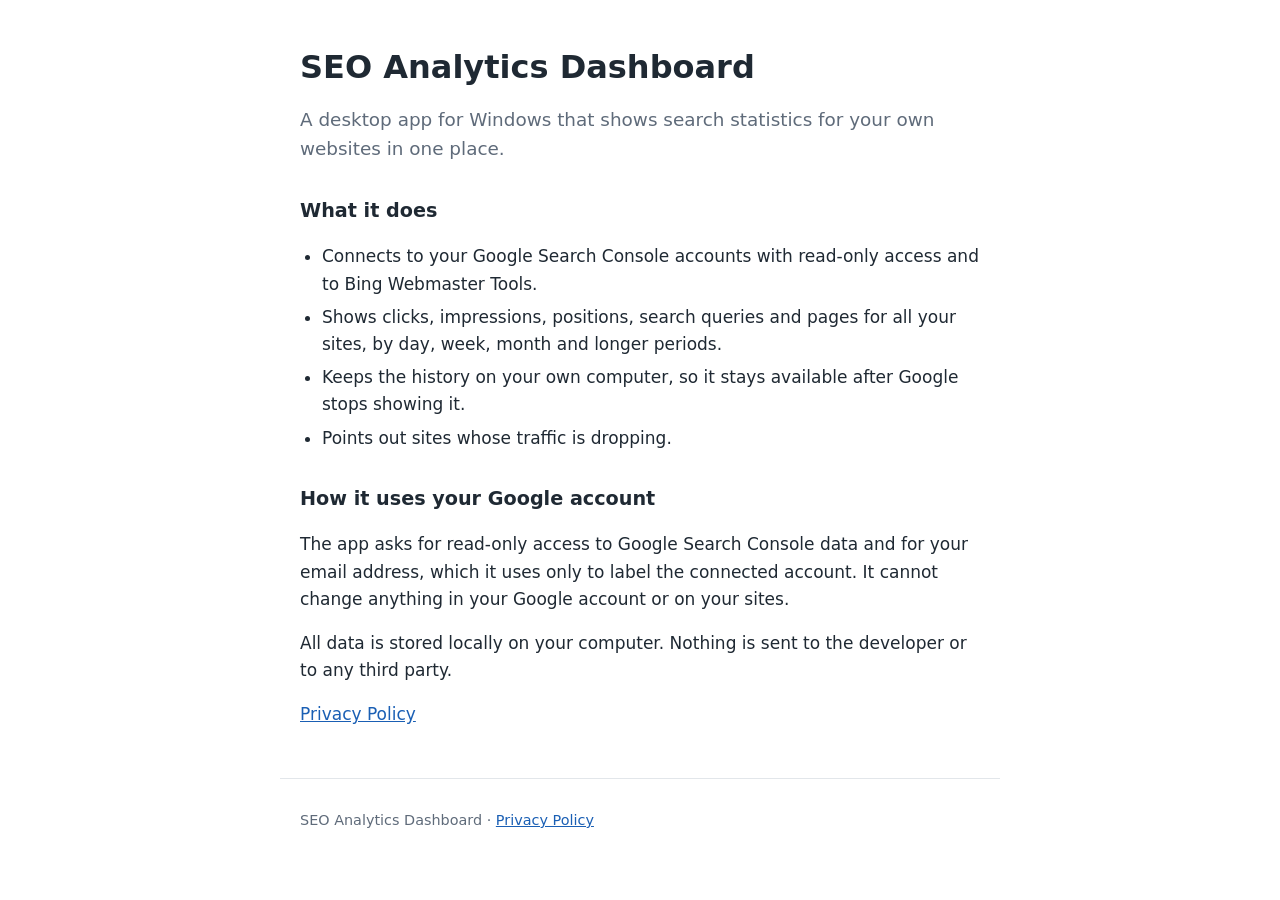
<file: index.html>
<!DOCTYPE html>
<html lang="en">
<head>
<meta charset="utf-8">
<meta name="viewport" content="width=device-width, initial-scale=1">
<title>SEO Analytics Dashboard</title>
<meta name="description" content="SEO Analytics Dashboard is a desktop app that shows Google Search Console and Bing Webmaster statistics for your own websites in one place.">
<link rel="stylesheet" href="style.css">
</head>
<body>
<main>
  <h1>SEO Analytics Dashboard</h1>
  <p class="lead">A desktop app for Windows that shows search statistics for your own websites in one place.</p>

  <h2>What it does</h2>
  <ul>
    <li>Connects to your Google Search Console accounts with read-only access and to Bing Webmaster Tools.</li>
    <li>Shows clicks, impressions, positions, search queries and pages for all your sites, by day, week, month and longer periods.</li>
    <li>Keeps the history on your own computer, so it stays available after Google stops showing it.</li>
    <li>Points out sites whose traffic is dropping.</li>
  </ul>

  <h2>How it uses your Google account</h2>
  <p>The app asks for read-only access to Google Search Console data and for your email address, which it uses only to label the connected account. It cannot change anything in your Google account or on your sites.</p>
  <p>All data is stored locally on your computer. Nothing is sent to the developer or to any third party.</p>

  <p><a href="privacy.html">Privacy Policy</a></p>
</main>
<footer>
  <p>SEO Analytics Dashboard &middot; <a href="privacy.html">Privacy Policy</a></p>
</footer>
</body>
</html>
</file>
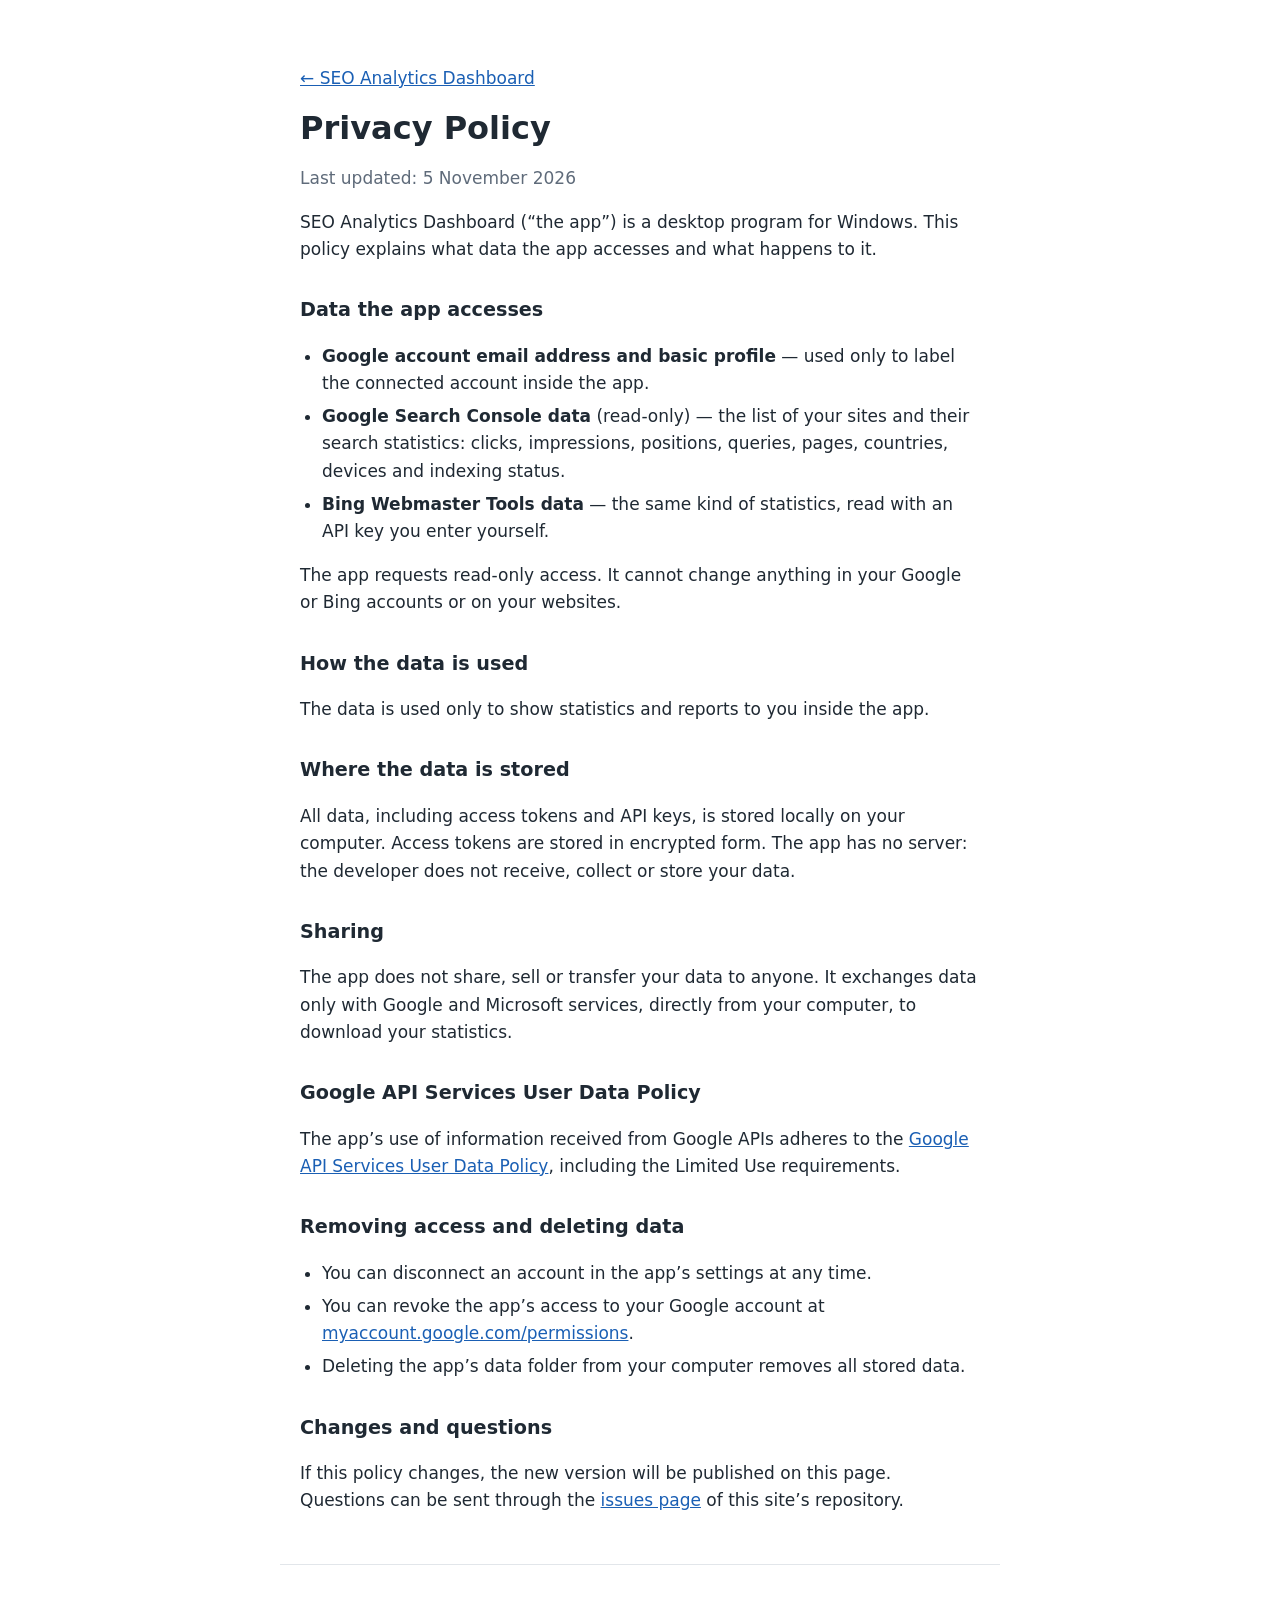
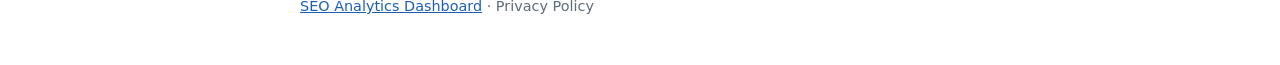
<file: privacy.html>
<!DOCTYPE html>
<html lang="en">
<head>
<meta charset="utf-8">
<meta name="viewport" content="width=device-width, initial-scale=1">
<title>Privacy Policy — SEO Analytics Dashboard</title>
<meta name="description" content="Privacy Policy of the SEO Analytics Dashboard desktop app.">
<link rel="stylesheet" href="style.css">
</head>
<body>
<main>
  <p><a href="./">&larr; SEO Analytics Dashboard</a></p>
  <h1>Privacy Policy</h1>
  <p class="muted">Last updated: 5 November 2026</p>

  <p>SEO Analytics Dashboard (&ldquo;the app&rdquo;) is a desktop program for Windows. This policy explains what data the app accesses and what happens to it.</p>

  <h2>Data the app accesses</h2>
  <ul>
    <li><strong>Google account email address and basic profile</strong> &mdash; used only to label the connected account inside the app.</li>
    <li><strong>Google Search Console data</strong> (read-only) &mdash; the list of your sites and their search statistics: clicks, impressions, positions, queries, pages, countries, devices and indexing status.</li>
    <li><strong>Bing Webmaster Tools data</strong> &mdash; the same kind of statistics, read with an API key you enter yourself.</li>
  </ul>
  <p>The app requests read-only access. It cannot change anything in your Google or Bing accounts or on your websites.</p>

  <h2>How the data is used</h2>
  <p>The data is used only to show statistics and reports to you inside the app.</p>

  <h2>Where the data is stored</h2>
  <p>All data, including access tokens and API keys, is stored locally on your computer. Access tokens are stored in encrypted form. The app has no server: the developer does not receive, collect or store your data.</p>

  <h2>Sharing</h2>
  <p>The app does not share, sell or transfer your data to anyone. It exchanges data only with Google and Microsoft services, directly from your computer, to download your statistics.</p>

  <h2>Google API Services User Data Policy</h2>
  <p>The app&rsquo;s use of information received from Google APIs adheres to the <a href="https://developers.google.com/terms/api-services-user-data-policy">Google API Services User Data Policy</a>, including the Limited Use requirements.</p>

  <h2>Removing access and deleting data</h2>
  <ul>
    <li>You can disconnect an account in the app&rsquo;s settings at any time.</li>
    <li>You can revoke the app&rsquo;s access to your Google account at <a href="https://myaccount.google.com/permissions">myaccount.google.com/permissions</a>.</li>
    <li>Deleting the app&rsquo;s data folder from your computer removes all stored data.</li>
  </ul>

  <h2>Changes and questions</h2>
  <p>If this policy changes, the new version will be published on this page. Questions can be sent through the <a href="https://github.com/dimytropchela/dimytropchela.github.io/issues">issues page</a> of this site&rsquo;s repository.</p>
</main>
<footer>
  <p><a href="./">SEO Analytics Dashboard</a> &middot; Privacy Policy</p>
</footer>
</body>
</html>
</file>
<file: style.css>
:root {
  color-scheme: light dark;
  --text: #1f2933;
  --muted: #5f6b7a;
  --bg: #ffffff;
  --line: #e2e6ea;
  --link: #1a5fb4;
}

@media (prefers-color-scheme: dark) {
  :root {
    --text: #e6e9ed;
    --muted: #9aa5b1;
    --bg: #15181c;
    --line: #2b3138;
    --link: #78aeed;
  }
}

* {
  box-sizing: border-box;
}

body {
  margin: 0;
  background: var(--bg);
  color: var(--text);
  font-family: system-ui, -apple-system, "Segoe UI", Roboto, Arial, sans-serif;
  font-size: 17px;
  line-height: 1.6;
}

main,
footer {
  max-width: 720px;
  margin: 0 auto;
  padding: 0 20px;
}

main {
  padding-top: 48px;
  padding-bottom: 32px;
}

h1 {
  font-size: 2rem;
  line-height: 1.2;
  margin: 0 0 12px;
}

h2 {
  font-size: 1.2rem;
  margin: 32px 0 8px;
}

.lead {
  font-size: 1.15rem;
  color: var(--muted);
}

.muted {
  color: var(--muted);
}

ul {
  padding-left: 22px;
}

li {
  margin-bottom: 6px;
}

a {
  color: var(--link);
}

footer {
  border-top: 1px solid var(--line);
  padding-top: 16px;
  padding-bottom: 32px;
  color: var(--muted);
  font-size: 0.9rem;
}
</file>
